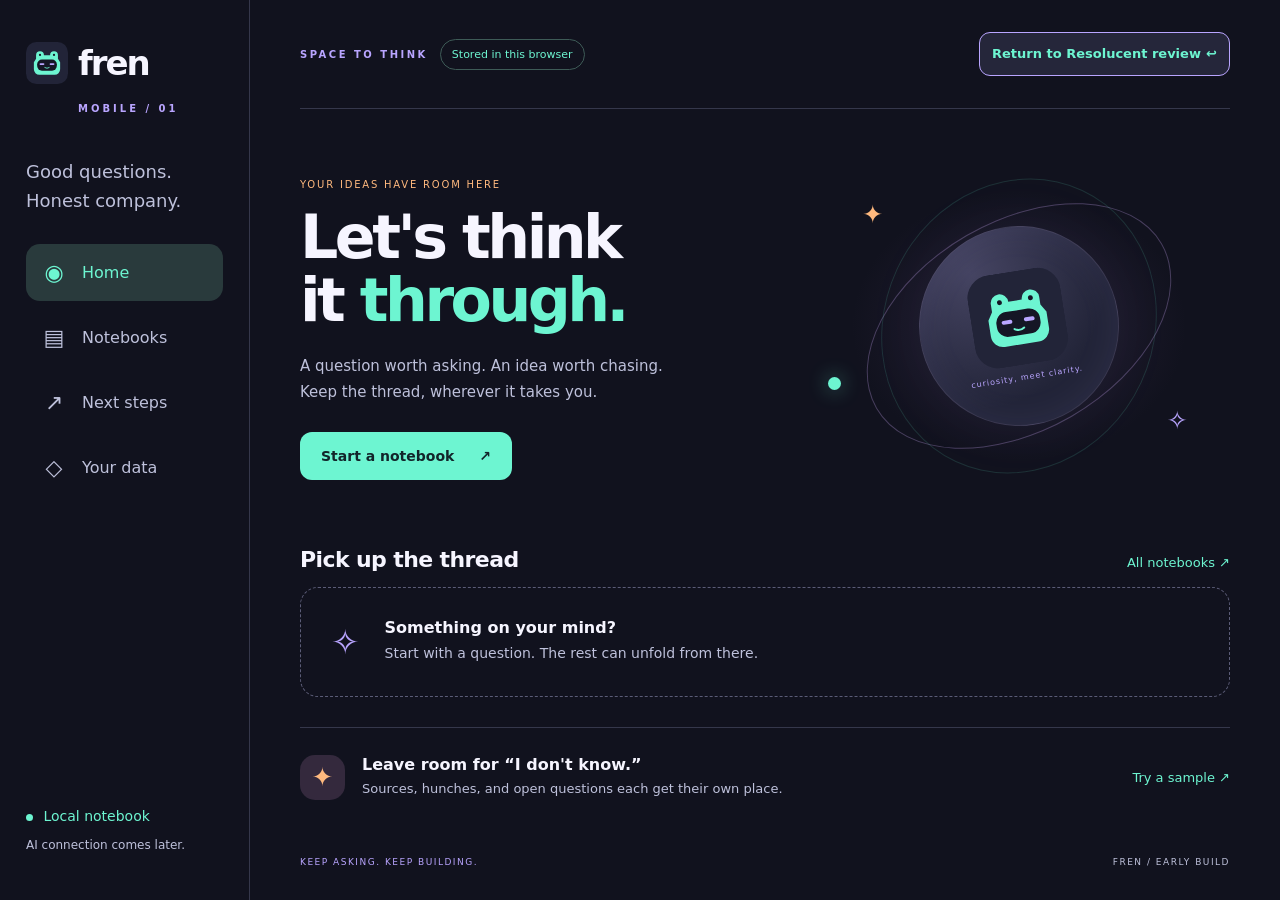
<file: index.html>
<!doctype html>
<html lang="en">
<head>
  <meta charset="utf-8">
  <meta name="viewport" content="width=device-width, initial-scale=1, viewport-fit=cover">
  <meta name="theme-color" content="#11121e">
  <meta name="description" content="FREN mobile. A local notebook for questions, sources, and what to try next.">
  <meta http-equiv="Content-Security-Policy" content="default-src 'self'; script-src 'self'; style-src 'self'; img-src 'self' data:; connect-src 'self'; worker-src 'self'; object-src 'none'; base-uri 'self'; form-action 'none'">
  <title>FREN · Think it through</title>
  <link rel="manifest" href="manifest.webmanifest">
  <link rel="icon" href="icon.svg" type="image/svg+xml">
  <link rel="stylesheet" href="styles.css">
  <script type="module" src="app.js"></script>
</head>
<body>
  <div class="shell">
    <aside class="rail">
      <a class="brand" href="#home" aria-label="FREN home"><img src="icon.svg" alt="" width="42" height="42">fren<span>mobile / 01</span></a>
      <p class="rail-note">Good questions.<br>Honest company.</p>
      <nav class="navigation" aria-label="Main navigation">
        <button data-view="home" class="active"><span aria-hidden="true">◉</span> Home</button>
        <button data-view="notebooks"><span aria-hidden="true">▤</span> Notebooks</button>
        <button data-view="steps"><span aria-hidden="true">↗</span> Next steps</button>
        <button data-view="data"><span aria-hidden="true">◇</span> Your data</button>
      </nav>
      <div class="rail-bottom"><span class="dot"></span> Local notebook<br><small>AI connection comes later.</small></div>
    </aside>
    <main id="main" tabindex="-1">
      <header class="topbar">
        <span class="eyebrow">SPACE TO THINK</span>
        <span class="local-badge" id="save-status">Stored in this browser</span>
        <a class="resolucent-return" href="https://www.resolucent.com/#fren-handoff" rel="noreferrer">Return to Resolucent review <span aria-hidden="true">↩</span></a>
      </header>
      <section id="view-home" class="view">
        <div class="hero">
          <div class="hero-copy"><span class="pill">YOUR IDEAS HAVE ROOM HERE</span><h1>Let's think<br>it <em>through.</em></h1><p>A question worth asking. An idea worth chasing.<br>Keep the thread, wherever it takes you.</p><button class="primary" data-action="new">Start a notebook <span aria-hidden="true">↗</span></button></div>
          <div class="orbit" aria-hidden="true"><div class="orbit-ring one"></div><div class="orbit-ring two"></div><div class="spark s1">✦</div><div class="spark s2">✧</div><div class="planet"><img src="icon.svg" alt=""><span>curiosity, meet clarity.</span></div><div class="orb-dot"></div></div>
        </div>
        <div class="section-heading"><h2>Pick up the thread</h2><button class="text-button" data-view="notebooks">All notebooks ↗</button></div>
        <div id="recent-notebooks" class="notebook-grid"></div>
        <div class="invitation"><div class="mini-icon">✦</div><div><h3>Leave room for “I don't know.”</h3><p>Sources, hunches, and open questions each get their own place.</p></div><button class="text-button" data-action="sample">Try a sample ↗</button></div>
      </section>
      <section id="view-notebooks" class="view" hidden>
        <div class="page-heading"><div><span class="eyebrow">FOLLOW YOUR CURIOSITY</span><h1>Your notebooks<span class="accent">.</span></h1></div><button class="primary" data-action="new">+ New notebook</button></div>
        <div id="notebook-list" class="notebook-grid"></div>
      </section>
      <section id="view-detail" class="view" hidden>
        <button class="text-button back" data-view="notebooks">← All notebooks</button>
        <div class="detail-heading"><div><span id="notebook-label" class="eyebrow"></span><h1 id="notebook-title"></h1></div><div class="detail-actions"><button class="primary" id="jump-capture">Add a thought +</button><button class="secondary" id="export-brief">Export brief ↗</button></div></div>
        <p class="handoff-help">To review selected evidence with Resolucent, choose <strong>Export brief</strong>, then use <strong>Return to Resolucent review</strong> above. Your notebook stays in this browser; it is not automatically uploaded.</p>
        <div id="discipline" class="discipline" hidden></div>
        <div class="detail-layout">
          <div><div class="filters" role="group" aria-label="Filter records"><button data-filter="all" class="selected">Everything</button><button data-filter="sources">Sources</button><button data-filter="questions">Open questions</button><button data-filter="hypothesis">Explanations</button></div><div id="entry-list" class="entries"></div></div>
          <form id="capture-form" class="capture panel"><span class="eyebrow">KEEP THE THREAD</span><h2>Add a thought</h2><label for="entry-kind">What kind of note?</label><select id="entry-kind" name="kind"><option value="observation">Observation · what I noticed</option><option value="evidence">Evidence · with a source</option><option value="inference">Inference · what I make of it</option><option value="hypothesis">Hypothesis · an explanation to test</option><option value="contradiction">Contradiction · what doesn't fit</option><option value="unknown">Unknown · an open question</option><option value="lead">Lead · something to look into</option><option value="next_action">Next step · something to do</option></select><label for="entry-text">Your note</label><textarea id="entry-text" name="text" rows="4" maxlength="12000" placeholder="What's on your mind?" required></textarea><label for="entry-source">Source <span id="source-hint">(optional)</span></label><input id="entry-source" name="source" maxlength="4000" placeholder="Link, document, or where this came from"><div id="test-field" hidden><label for="entry-test">What could disprove this?</label><textarea id="entry-test" name="test" rows="3" maxlength="4000" placeholder="A specific check that could show it's wrong"></textarea></div><p id="capture-error" class="error" role="alert"></p><button class="primary full" type="submit">Save note <span aria-hidden="true">+</span></button><p class="fine-print">Saved locally. Notes are not automatically fact-checked.</p></form>
        </div>
      </section>
      <section id="view-steps" class="view" hidden><div class="page-heading"><div><span class="eyebrow">SMALL STEPS, REAL MOVEMENT</span><h1>What comes next<span class="accent">?</span></h1></div></div><p class="intro">The next steps you've recorded, across your notebooks.</p><div id="step-list" class="steps"></div></section>
      <section id="view-data" class="view" hidden><div class="page-heading"><div><span class="eyebrow">YOUR WORK, IN YOUR HANDS</span><h1>Take the thread<br>with you<span class="accent">.</span></h1></div></div><div class="data-grid"><article class="panel"><span class="data-icon">↗</span><h2>Back up your notebooks</h2><p>Download every notebook and note as a JSON file. Browser data can be cleared, so keep a copy of work that matters.</p><button class="primary" id="backup">Download backup</button></article><article class="panel"><span class="data-icon purple">↙</span><h2>Bring your work back</h2><p>Import a FREN mobile backup. New notebooks are added; conflicting versions are rejected before anything changes. Notes saved on a different address or device will not appear here automatically; download a backup there first.</p><label class="secondary file-label" for="import-file">Choose a backup</label><input type="file" id="import-file" accept="application/json,.json" hidden></article><article class="panel wide"><span class="eyebrow">BUILD 0.1 · LOCAL NOTEBOOK</span><h2>A foundation for your mobile FREN</h2><p>This build stores text in this browser. It has no AI connection, account, cloud sync, encrypted vault, or device control. No notes are sent to an AI service.</p><p>A notebook brief follows FREN's investigation format. Observations and inferences stay labeled in its mobile extension; exported evidence stays “reported.” Exporting does not verify a claim.</p><button class="secondary" id="install" hidden>Add to home screen</button><p id="offline-status" class="fine-print">Checking offline availability…</p></article></div></section>
      <footer>KEEP ASKING. KEEP BUILDING. <span>FREN / EARLY BUILD</span></footer>
    </main>
  </div>
  <dialog id="new-dialog"><form id="new-form"><span class="eyebrow">A NEW THREAD</span><h2>What are we<br>figuring out?</h2><label for="question">Give your notebook a question</label><textarea id="question" name="question" rows="3" maxlength="300" required placeholder="What would make this idea work?"></textarea><p id="new-error" class="error" role="alert"></p><div class="dialog-actions"><button type="button" class="text-button" id="cancel-new">Maybe later</button><button class="primary" type="submit">Let's begin ↗</button></div></form></dialog>
  <div id="toast" role="status" aria-live="polite" hidden></div>
  <noscript>FREN mobile needs JavaScript to save and display your notebooks.</noscript>
</body>
</html>
</file>
<file: styles.css>
:root {
  color-scheme:dark;
  --bg:#11121e;
  --panel:#1c1e2e;
  --line:#35374b;
  --ink:#f6f5ff;
  --sub:#bec1db;
  --mint:#6df5d1;
  --purple:#b9a5ff;
  --orange:#ffb97e;
  font-family:Inter,ui-sans-serif,system-ui,-apple-system,BlinkMacSystemFont,"Segoe UI",sans-serif;
  font-size:17px;
}
* {
  box-sizing:border-box;
}
body {
  margin:0;
  background:var(--bg);
  color:var(--ink);
}
button,input,textarea,select {
  font:inherit;
}
button,a,input,textarea,select {
  -webkit-tap-highlight-color:transparent;
}
button {
  cursor:pointer;
}
button:disabled {
  cursor:wait;
  opacity:.5;
}
button:focus-visible,a:focus-visible,input:focus-visible,textarea:focus-visible,select:focus-visible {
  outline:3px solid var(--orange);
  outline-offset:4px;
}
button {
  border:0;
}
a {
  color:inherit;
}
button,select {
  touch-action:manipulation;
}
[hidden] {
  display:none!important;
}
.shell {
  max-width:1600px;
  margin:auto;
  display:grid;
  grid-template-columns:250px minmax(0,1fr);
  min-height:100dvh;
}
.rail {
  border-right:1px solid var(--line);
  padding:42px 26px;
  position:sticky;
  top:0;
  height:100dvh;
  display:flex;
  flex-direction:column;
}
.brand {
  display:flex;
  align-items:center;
  gap:10px;
  text-decoration:none;
  font-weight:800;
  font-size:34px;
  letter-spacing:-2px;
  flex-wrap:wrap;
  line-height:1;
}
.brand span {
  width:100%;
  font-size:10px;
  letter-spacing:3px;
  text-transform:uppercase;
  color:var(--purple);
  margin:10px 0 0 52px;
}
.rail-note {
  font-size:18px;
  line-height:1.6;
  margin:44px 0 28px;
  color:var(--sub);
}
.navigation {
  display:grid;
  gap:8px;
}
.navigation button {
  display:flex;
  gap:17px;
  align-items:center;
  background:transparent;
  color:var(--sub);
  text-align:left;
  padding:16px 17px;
  border-radius:14px;
  font-size:16px;
}
.navigation button span {
  font-size:22px;
  width:22px;
  text-align:center;
}
.navigation .active {
  background:#293a3c;
  color:var(--mint);
}
.rail-bottom {
  margin-top:auto;
  font-size:14px;
  color:var(--mint);
  line-height:2;
}
.rail-bottom small {
  color:var(--sub);
  font-size:12px;
}
.dot {
  display:inline-block;
  width:7px;
  height:7px;
  border-radius:50%;
  background:var(--mint);
  margin-right:6px;
}
main {
  padding:0 50px;
  min-width:0;
}
.topbar {
  display:flex;
  justify-content:space-between;
  align-items:center;
  gap:12px;
  padding:32px 0;
  border-bottom:1px solid var(--line);
}
.eyebrow {
  color:var(--purple);
  font-size:10px;
  font-weight:750;
  letter-spacing:2.5px;
  line-height:1.7;
}
.local-badge {
  color:var(--mint);
  font-size:11px;
  border:1px solid #3e5b57;
  border-radius:99px;
  padding:8px 11px;
}
.view {
  padding-top:34px;
  min-height:calc(100dvh - 182px);
}
.hero {
  display:grid;
  grid-template-columns:1.2fr 1fr;
  min-height:366px;
  align-items:center;
  overflow:hidden;
}
.pill {
  font-size:10px;
  letter-spacing:1.8px;
  color:var(--orange);
  display:inline-block;
  padding-bottom:16px;
}
h1 {
  font-size:clamp(38px,4.7vw,66px);
  line-height:1.04;
  letter-spacing:-3.5px;
  font-weight:650;
  margin:0 0 23px;
}
h1 em {
  color:var(--mint);
  font-style:normal;
}
p {
  color:var(--sub);
  line-height:1.7;
}
.hero p {
  font-size:15px;
  margin:0 0 27px;
}
.primary,.secondary {
  display:inline-flex;
  align-items:center;
  justify-content:center;
  gap:25px;
  min-height:48px;
  padding:13px 21px;
  border-radius:12px;
  font-weight:700;
  font-size:14px;
  text-decoration:none;
}
.primary {
  background:var(--mint);
  color:#12252a;
}
.primary:hover {
  background:#a0ffe4;
}
.secondary {
  background:#2d3047;
  color:var(--ink);
  border:1px solid #464b6a;
}
.secondary:hover {
  border-color:var(--purple);
}
.full {
  width:100%;
}
.text-button {
  background:transparent;
  padding:12px 0;
  min-height:44px;
  color:var(--mint);
  font-size:13px;
}
.orbit {
  height:340px;
  position:relative;
  display:flex;
  align-items:center;
  justify-content:center;
  isolation:isolate;
}
.orbit::before {
  content:"";
  position:absolute;
  inset:10%;
  background:radial-gradient(ellipse,#5d447448,transparent 70%);
  z-index:-1;
}
.planet {
  width:200px;
  height:200px;
  display:flex;
  flex-direction:column;
  align-items:center;
  justify-content:center;
  border-radius:50%;
  background:radial-gradient(circle at 30% 20%,#454462,#222438 65%);
  box-shadow:inset 0 0 35px #b9a5ff15,0 0 70px #b9a5ff0c;
  border:1px solid #6c638555;
  transform:rotate(-9deg);
}
.planet img {
  width:94px;
  height:94px;
}
.planet span {
  font-size:8px;
  letter-spacing:1px;
  color:var(--purple);
  margin-top:8px;
}
.orbit-ring {
  position:absolute;
  width:330px;
  height:210px;
  border:1px solid #8771a875;
  border-radius:50%;
  transform:rotate(-30deg);
  z-index:-1;
}
.orbit-ring.two {
  width:270px;
  height:300px;
  transform:rotate(25deg);
  border-color:#6df5d122;
}
.spark {
  position:absolute;
  color:var(--orange);
  font-size:25px;
}
.s1 {
  left:13%;
  top:13%;
}
.s2 {
  right:10%;
  bottom:18%;
  color:var(--purple);
}
.orb-dot {
  width:13px;
  height:13px;
  border-radius:50%;
  background:var(--mint);
  position:absolute;
  left:5%;
  top:65%;
  box-shadow:0 0 20px #6df5d177;
}
.section-heading {
  display:flex;
  align-items:center;
  justify-content:space-between;
  margin-top:28px;
  gap:15px;
}
h2 {
  font-size:22px;
  letter-spacing:-.6px;
  margin:10px 0 15px;
  font-weight:600;
}
h3 {
  font-size:16px;
  margin:0 0 4px;
  font-weight:600;
}
.notebook-grid {
  display:grid;
  grid-template-columns:repeat(2,minmax(0,1fr));
  gap:16px;
}
.notebook-card {
  padding:24px;
  background:var(--panel);
  color:var(--ink);
  text-align:left;
  border:1px solid var(--line);
  border-radius:18px;
  display:flex;
  flex-direction:column;
  gap:16px;
  min-height:170px;
}
.notebook-card:hover {
  border-color:var(--purple);
  transform:translateY(-2px);
}
.card-top,.card-bottom {
  display:flex;
  justify-content:space-between;
  align-items:center;
  gap:10px;
}
.card-top {
  font-size:10px;
  letter-spacing:1.5px;
  color:var(--purple);
  text-transform:uppercase;
}
.notebook-card h3 {
  font-size:21px;
  line-height:1.4;
  letter-spacing:-.5px;
  overflow-wrap:anywhere;
}
.card-bottom {
  font-size:12px;
  color:var(--sub);
  margin-top:auto;
}
.card-bottom .arrow {
  font-size:23px;
  color:var(--mint);
}
.empty {
  grid-column:1/-1;
  border:1px dashed #5b5c77;
  border-radius:18px;
  padding:30px;
  display:flex;
  align-items:center;
  gap:25px;
}
.empty .empty-mark {
  font-size:34px;
  color:var(--purple);
}
.empty p {
  margin:5px 0 0;
  font-size:14px;
}
.invitation {
  display:flex;
  gap:17px;
  align-items:center;
  border-top:1px solid var(--line);
  padding:27px 0;
  margin-top:30px;
}
.mini-icon {
  width:45px;
  height:45px;
  display:grid;
  place-items:center;
  border-radius:15px;
  background:#34293d;
  color:var(--orange);
  font-size:26px;
  flex-shrink:0;
}
.invitation p {
  font-size:13px;
  margin:0;
}
.invitation .text-button {
  margin-left:auto;
  white-space:nowrap;
}
footer {
  padding:30px 0;
  display:flex;
  justify-content:space-between;
  gap:20px;
  font-size:9px;
  letter-spacing:1.5px;
  color:var(--purple);
}
footer span {
  color:var(--sub);
}
.page-heading {
  display:flex;
  align-items:center;
  justify-content:space-between;
  gap:20px;
  padding:24px 0 30px;
}
.page-heading h1 {
  font-size:48px;
  margin-top:14px;
  letter-spacing:-2px;
}
.accent {
  color:var(--mint);
}
.intro {
  margin-top:-20px;
}
.panel {
  padding:28px;
  border:1px solid var(--line);
  border-radius:18px;
  background:var(--panel);
}
.detail-heading {
  display:flex;
  align-items:center;
  justify-content:space-between;
  gap:30px;
  margin:20px 0 30px;
}
.detail-heading h1 {
  font-size:36px;
  line-height:1.2;
  letter-spacing:-1px;
  margin:12px 0 0;
  overflow-wrap:anywhere;
}
.detail-heading .secondary {
  flex-shrink:0;
}
.detail-layout {
  display:grid;
  grid-template-columns:minmax(0,1fr) 320px;
  gap:28px;
}
.filters {
  display:flex;
  gap:7px;
  overflow:auto;
  padding:0 0 20px;
}
.filters button {
  white-space:nowrap;
  padding:10px 13px;
  min-height:44px;
  border-radius:99px;
  color:var(--sub);
  background:transparent;
  font-size:12px;
  border:1px solid var(--line);
}
.filters .selected {
  color:#181d28;
  background:var(--purple);
  border-color:var(--purple);
}
.entries {
  display:grid;
  gap:16px;
}
.entry {
  padding:22px;
  border:1px solid var(--line);
  border-radius:16px;
  background:var(--panel);
}
.entry .tag {
  font-size:10px;
  letter-spacing:1px;
  color:var(--mint);
  text-transform:uppercase;
}
.entry[data-kind=hypothesis] .tag,.entry[data-kind=inference] .tag {
  color:var(--purple);
}
.entry[data-kind=contradiction] .tag,.entry[data-kind=unknown] .tag {
  color:var(--orange);
}
.entry p {
  white-space:pre-wrap;
  overflow-wrap:anywhere;
  color:var(--ink);
  font-size:15px;
  margin:12px 0;
}
.entry .source,.entry .test {
  color:var(--sub);
  font-size:12px;
  border-top:1px solid var(--line);
  padding-top:12px;
}
.entry .test {
  color:var(--purple);
}
.entry time {
  color:var(--sub);
  font-size:10px;
}
.capture {
  align-self:start;
  position:sticky;
  top:20px;
}
.capture h2 {
  margin-bottom:22px;
}
label {
  display:block;
  color:var(--sub);
  font-size:12px;
  margin:18px 0 9px;
}
label span {
  font-size:10px;
}
input,textarea,select {
  width:100%;
  background:#141623;
  color:var(--ink);
  border:1px solid #4a4e69;
  border-radius:9px;
  padding:12px;
  font-size:14px;
}
select {
  padding-right:24px;
  line-height:1.5;
}
textarea {
  resize:vertical;
  line-height:1.5;
}
input::placeholder,textarea::placeholder {
  color:#a4a8c2;
}
.fine-print {
  font-size:11px;
  line-height:1.7;
  margin:15px 0 0;
}
.error {
  font-size:12px;
  color:#ffc0c6;
  line-height:1.5;
  min-height:0;
}
.error:empty {
  margin:12px 0;
}
.discipline {
  background:#302246;
  border:1px solid #8f6df0;
  padding:17px;
  border-radius:12px;
  margin-bottom:25px;
  font-size:13px;
  color:var(--purple);
}
.steps {
  display:grid;
  gap:14px;
}
.step {
  display:flex;
  align-items:center;
  gap:18px;
  background:var(--panel);
  padding:22px;
  border:1px solid var(--line);
  border-radius:16px;
}
.step input {
  width:24px;
  height:24px;
  accent-color:var(--mint);
  flex-shrink:0;
}
.step label {
  font-size:16px;
  color:var(--ink);
  line-height:1.5;
  margin:0;
  overflow-wrap:anywhere;
}
.step .text-button {
  display:block;
  font-size:11px;
  text-align:left;
  padding:5px 0;
  min-height:32px;
}
.step.done label {
  text-decoration:line-through;
  color:var(--sub);
}
.data-grid {
  display:grid;
  grid-template-columns:1fr 1fr;
  gap:20px;
}
.data-grid .panel p {
  font-size:14px;
}
.wide {
  grid-column:1/-1;
}
.data-icon {
  font-size:36px;
  color:var(--mint);
}
.purple {
  color:var(--purple);
}
.file-label {
  cursor:pointer;
  width:max-content;
  margin-top:23px;
}
dialog {
  width:min(480px,calc(100% - 30px));
  max-height:90dvh;
  overflow:auto;
  border:1px solid #5b5879;
  background:#1c1e2e;
  color:var(--ink);
  border-radius:22px;
  padding:33px;
}
dialog::backdrop {
  background:#090b16cc;
  backdrop-filter:blur(7px);
}
dialog h2 {
  font-size:33px;
  line-height:1.1;
  margin:17px 0 24px;
}
.dialog-actions {
  display:flex;
  justify-content:space-between;
  gap:20px;
  align-items:center;
  margin-top:22px;
}
#toast {
  position:fixed;
  bottom:30px;
  left:50%;
  transform:translateX(-50%);
  z-index:10;
  max-width:calc(100% - 30px);
  width:max-content;
  background:#effff9;
  color:#162524;
  border:1px solid var(--mint);
  padding:15px 24px;
  border-radius:13px;
  box-shadow:0 8px 35px #0007;
  font-size:14px;
}
body.storage-failed #save-status {
  color:#ffc0c6;
  border-color:#b46e7e;
}
@media(min-width:1400px) {
  main {
    padding:0 70px;
  }
  .hero {
    min-height:430px;
  }
  .orbit {
    height:400px;
  }
  .planet {
    width:230px;
    height:230px;
  }
  .orbit-ring {
    width:380px;
    height:240px;
  }
  .planet img {
    width:110px;
    height:110px;
  }
}
@media(max-width:1150px) {
  .shell {
    grid-template-columns:210px minmax(0,1fr);
  }
  .rail {
    padding:32px 20px;
  }
  main {
    padding:0 30px;
  }
  .detail-layout {
    grid-template-columns:minmax(0,1fr);
  }
  .capture {
    position:static;
  }
  .orbit-ring {
    width:260px;
  }
  .planet {
    width:160px;
    height:160px;
  }
  .planet img {
    width:80px;
    height:80px;
  }
  .hero {
    grid-template-columns:1.3fr 1fr;
  }
  .invitation {
    flex-wrap:wrap;
  }
  .invitation .text-button {
    margin-left:62px;
  }
  .detail-heading {
    align-items:flex-start;
  }
  .data-grid {
    gap:15px;
  }
}
@media(max-width:700px) {
  :root {
    font-size:16px;
  }
  .shell {
    display:block;
  }
  .rail {
    height:auto;
    padding:20px 22px;
    border:0;
    position:static;
  }
  .brand {
    font-size:30px;
    gap:9px;
    flex-wrap:nowrap;
  }
  .brand img {
    width:37px;
    height:37px;
  }
  .brand span {
    font-size:8px;
    width:auto;
    margin:6px 0 0 auto;
    letter-spacing:1.7px;
  }
  .rail-note,.rail-bottom {
    display:none;
  }
  .navigation {
    position:fixed;
    z-index:5;
    bottom:0;
    left:0;
    right:0;
    grid-template-columns:repeat(4,1fr);
    padding:9px 8px calc(9px + env(safe-area-inset-bottom));
    background:#181a2cf5;
    border-top:1px solid #3c3e56;
    backdrop-filter:blur(16px);
    gap:4px;
  }
  .navigation button {
    display:flex;
    flex-direction:column;
    gap:2px;
    padding:6px 2px;
    font-size:10px;
    border-radius:11px;
    min-height:56px;
  }
  .navigation button span {
    font-size:22px;
  }
  .navigation .active {
    background:#314644;
    color:var(--mint);
  }
  main {
    padding:0 22px;
  }
  .topbar {
    padding:8px 0 19px;
  }
  .topbar .eyebrow {
    font-size:8px;
    letter-spacing:1.7px;
  }
  .local-badge {
    font-size:9px;
    padding:7px 9px;
  }
  .view {
    padding-top:20px;
    min-height:calc(100dvh - 240px);
  }
  .hero {
    position:relative;
    display:block;
    min-height:360px;
    padding:20px 0 28px;
  }
  .hero-copy {
    position:relative;
    z-index:1;
  }
  .hero h1 {
    font-size:57px;
    letter-spacing:-3px;
    margin:8px 0 20px;
  }
  .hero .pill {
    font-size:8px;
    letter-spacing:1.5px;
    padding-bottom:6px;
  }
  .hero p {
    font-size:13px;
    line-height:1.7;
    max-width:280px;
    margin-bottom:24px;
  }
  .orbit {
    position:absolute;
    right:-75px;
    top:24px;
    width:220px;
    height:250px;
    opacity:.62;
    z-index:0;
    pointer-events:none;
  }
  .planet {
    width:115px;
    height:115px;
    transform:rotate(14deg);
  }
  .planet img {
    width:62px;
    height:62px;
  }
  .planet span {
    display:none;
  }
  .orbit-ring {
    width:205px;
    height:150px;
  }
  .orbit-ring.two {
    width:150px;
    height:220px;
  }
  .spark {
    font-size:18px;
  }
  .s1 {
    left:30%;
    top:8%;
  }
  .s2 {
    right:22%;
    bottom:4%;
  }
  .orb-dot {
    left:8%;
    top:70%;
    width:8px;
    height:8px;
  }
  .section-heading {
    margin-top:4px;
  }
  h2 {
    font-size:20px;
  }
  .section-heading .text-button {
    font-size:11px;
  }
  .notebook-grid {
    grid-template-columns:1fr;
    gap:13px;
  }
  .notebook-card {
    min-height:155px;
    padding:22px;
  }
  .notebook-card h3 {
    font-size:21px;
  }
  .empty {
    padding:24px;
    gap:17px;
  }
  .empty h3 {
    font-size:16px;
  }
  .empty p {
    font-size:13px;
  }
  .invitation {
    margin-top:24px;
    padding:23px 0;
    gap:14px;
  }
  .invitation h3 {
    font-size:14px;
  }
  .invitation p {
    font-size:12px;
  }
  .invitation>div:nth-child(2) {
    flex:1;
  }
  .invitation .text-button {
    margin-left:59px;
    margin-top:-6px;
  }
  .mini-icon {
    width:43px;
    height:43px;
  }
  .page-heading {
    display:block;
    padding:15px 0 24px;
  }
  .page-heading h1 {
    font-size:40px;
    letter-spacing:-2px;
  }
  .page-heading>.primary {
    margin-top:0;
  }
  .detail-heading {
    display:block;
    margin:10px 0 25px;
  }
  .detail-heading h1 {
    font-size:30px;
  }
  .detail-heading .secondary {
    margin-top:22px;
  }
  .detail-layout {
    gap:22px;
  }
  .panel {
    padding:23px;
  }
  .filters {
    gap:7px;
    margin-right:-22px;
    padding-right:22px;
  }
  .filters button {
    font-size:11px;
  }
  .capture {
    margin-top:0;
  }
  .data-grid {
    grid-template-columns:1fr;
  }
  .wide {
    grid-column:auto;
  }
  .data-grid .panel p {
    font-size:14px;
  }
  .step {
    padding:18px;
    gap:13px;
  }
  .step label {
    font-size:14px;
  }
  footer {
    font-size:7px;
    letter-spacing:1px;
    padding:26px 0 110px;
    gap:10px;
  }
  #toast {
    bottom:100px;
    font-size:12px;
    padding:15px;
  }
  .intro {
    font-size:14px;
    line-height:1.7;
    margin-top:-16px;
  }
}
.detail-actions {
  flex-shrink:0;
}
#jump-capture {
  display:none;
}
@media(max-width:700px) {
  .detail-actions {
    display:flex;
    flex-wrap:wrap;
    gap:10px;
    margin-top:22px;
  }
  .detail-actions .secondary {
    margin:0;
  }
  .detail-actions #jump-capture {
    display:inline-flex;
  }
  input,textarea,select {
    font-size:16px;
  }
  .capture {
    scroll-margin-top:20px;
  }
}
@media(prefers-reduced-motion:no-preference) {
  button {
    transition:background .15s,border-color .15s,transform .15s;
  }
  .orb-dot {
    animation:glow 4s ease-in-out infinite;
  }
  @keyframes glow {
    50% {
      box-shadow:0 0 26px var(--mint);
    }
  }
}

/* Explicit notebook → Resolucent review handoff. No automatic data transfer. */
.topbar { flex-wrap:wrap; }
.resolucent-return {
  display:inline-flex;
  align-items:center;
  justify-content:center;
  gap:.4em;
  min-height:44px;
  max-width:100%;
  min-width:0;
  margin-left:auto;
  padding:9px 12px;
  border:1px solid var(--purple);
  border-radius:11px;
  color:var(--mint);
  background:#25263a;
  font-size:13px;
  font-weight:650;
  line-height:1.4;
  text-decoration:none;
  text-align:center;
  overflow-wrap:anywhere;
}
.resolucent-return:hover { border-color:var(--mint); background:#2d3047; }
.screen-reader-only {
  position:absolute;
  width:1px;
  height:1px;
  padding:0;
  margin:-1px;
  overflow:hidden;
  clip-path:inset(50%);
  white-space:nowrap;
  border:0;
}
.handoff-help {
  font-size:13px;
  line-height:1.65;
  margin:0 0 20px;
  max-width:65ch;
  color:var(--sub);
}
@media(max-width:700px) {
  .topbar .resolucent-return {
    flex:1 1 100%;
    margin:0;
    justify-content:center;
  }
}
</file>
